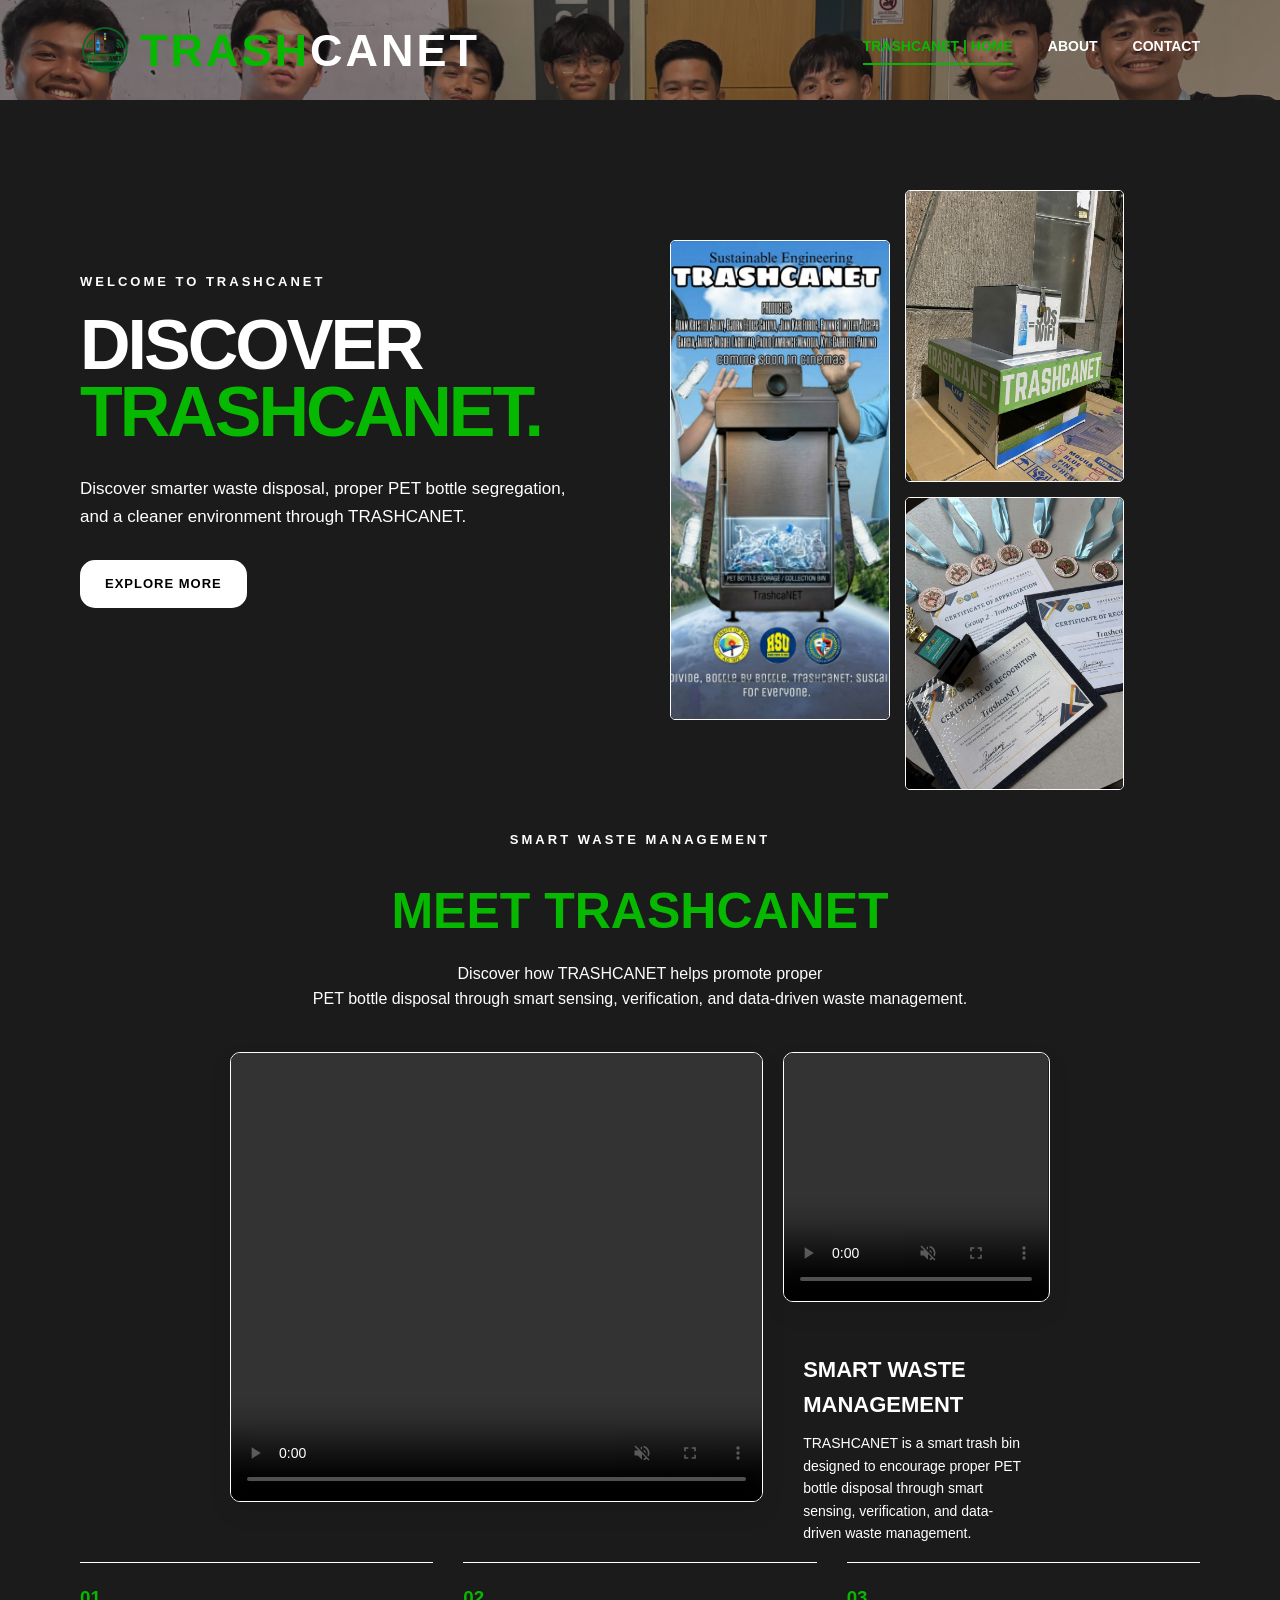
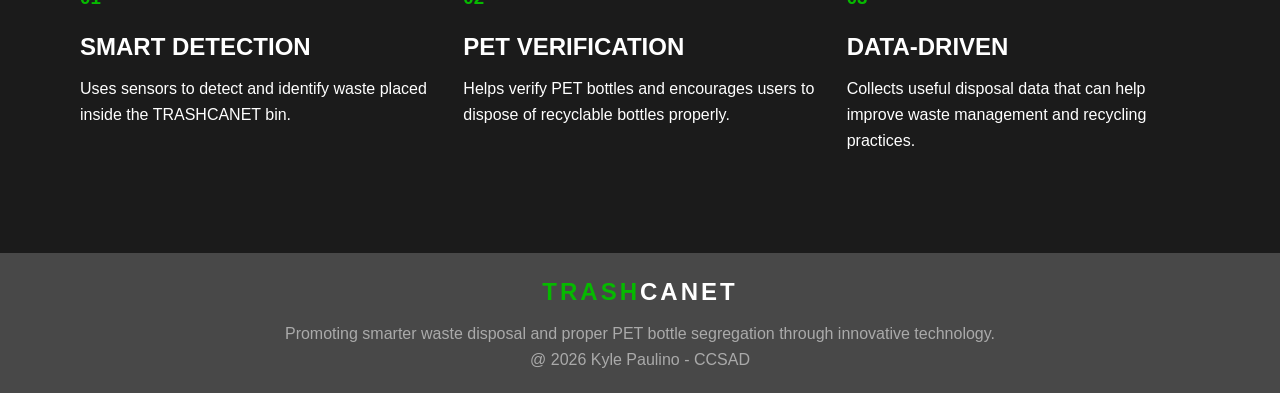
<file: index.html>
<!DOCTYPE html>
<html lang="en">

<head>
    <meta charset="UTF-8">
    <meta name="viewport" content="width=device-width, initial-scale=1.0">
    <title>TRASHCANET | HOME</title>
    <link rel="icon" type="image/png" href="IMAGES/icon2.png">
    <link rel="stylesheet" href="style.css">
</head>

<body>
    <!-- NAVIGATION -->
    <header>

        <nav class="navbar">

            <div class="logo">
                <img src="IMAGES/icon2.png">
                <h1>
                    <span class="trash">TRASH</span><span class="net">CANET</span>
                </h1>
                 
            </div>

            <div class="nav-links">
                <a href="index.html" class="active">TRASHCANET | HOME</a>
                <a href="ABOUT.html">ABOUT</a>
                <a href="CONTACT.html">CONTACT</a>
            </div>
        </nav>
    </header>


    <!-- HOME SECTION -->
    <main>

        <section class="hero">

            <div class="hero-content">

                <p class="subtitle">
                    WELCOME TO TRASHCANET
                </p>

                <h1>
                    DISCOVER
                    <span>TRASHCANET.</span>
                </h1>

                <p class="description" style="color: white;">
                    Discover smarter waste disposal,
                    proper PET bottle segregation,
                    and a cleaner environment through TRASHCANET.

                </p>

                <a href="ABOUT.html" class="button" style="color: black;">
                    EXPLORE MORE
                </a>

            </div>


            <div class="hero-image">

                <img src="IMAGES/TCN1.jpg" style="height: 80%; margin-top: 50px;">

                <img src="IMAGES/TCN2.jpg" style="width: 200%; height: 100%;">

                <img src="IMAGES/TCN3.jpg" style="width: 200%; height: 100%;">

            </div>

        </section>


        <!-- VIDEO SECTION -->

        <section class="video-section">

            <p class="subtitle">
                SMART WASTE MANAGEMENT
            </p>

            <h2 style="color: #06b900;">
                MEET TRASHCANET
            </h2>

            <p class="section-text">
                Discover how TRASHCANET helps promote proper<br> PET bottle disposal
                through smart sensing, verification, and data-driven waste management.
            </p>


            <div class="video-layout">

                <!-- MAIN VIDEO -->
                <div class="main-video">
                    <video controls autoplay muted loop playsinline>
                        <source src="VIDEOS/SHISH.mp4" type="video/mp4">

                        Your browser does not support video.
                    </video>
                </div>


                <!-- SECONDARY VIDEO -->
                <div class="second-video">
                    <video controls muted>
                        <source src="VIDEOS/TCN2.mp4" type="video/mp4">

                        Your browser does not support video.
                    </video>
                </div>


                <!-- VIDEO DESCRIPTION -->
                <div class="video-description">



                    <h3>
                        SMART WASTE
                        MANAGEMENT
                    </h3>

                    <p>
                        TRASHCANET is a smart trash bin designed to encourage
                        proper PET bottle disposal through smart sensing,
                        verification, and data-driven waste management.
                    </p>

                </div>

            </div>

        </section>


        <!-- HIGHLIGHTS -->

        <section class="highlights">

            <div class="highlight">

                <h3>01</h3>

                <h2 style="color: #ffffff;">SMART DETECTION</h2>

                <p>
                    Uses sensors to detect and identify waste
                    placed inside the TRASHCANET bin.
                </p>

            </div>


            <div class="highlight">

                <h3>02</h3>

                <h2 style="color: #ffffff;">PET VERIFICATION</h2>

                <p>
                    Helps verify PET bottles and encourages users
                    to dispose of recyclable bottles properly.
                </p>

            </div>


            <div class="highlight">

                <h3>03</h3>

                <h2 style="color: #ffffff;">DATA-DRIVEN</h2>

                <p>
                    Collects useful disposal data that can help
                    improve waste management and recycling practices.
                </p>

            </div>

        </section>

    </main>



    <!-- FOOTER -->

    <footer>

        <h2>
            <span class="trash1">TRASH</span><span class="net1">CANET</span>
        </h2>

        <p>
            Promoting smarter waste disposal and proper PET bottle
            segregation through innovative technology.
        </p>

        <p class="Kyle Paulino">
            @ 2026 Kyle Paulino - CCSAD
        </p>
    </footer>
</body>

</html>
</file>
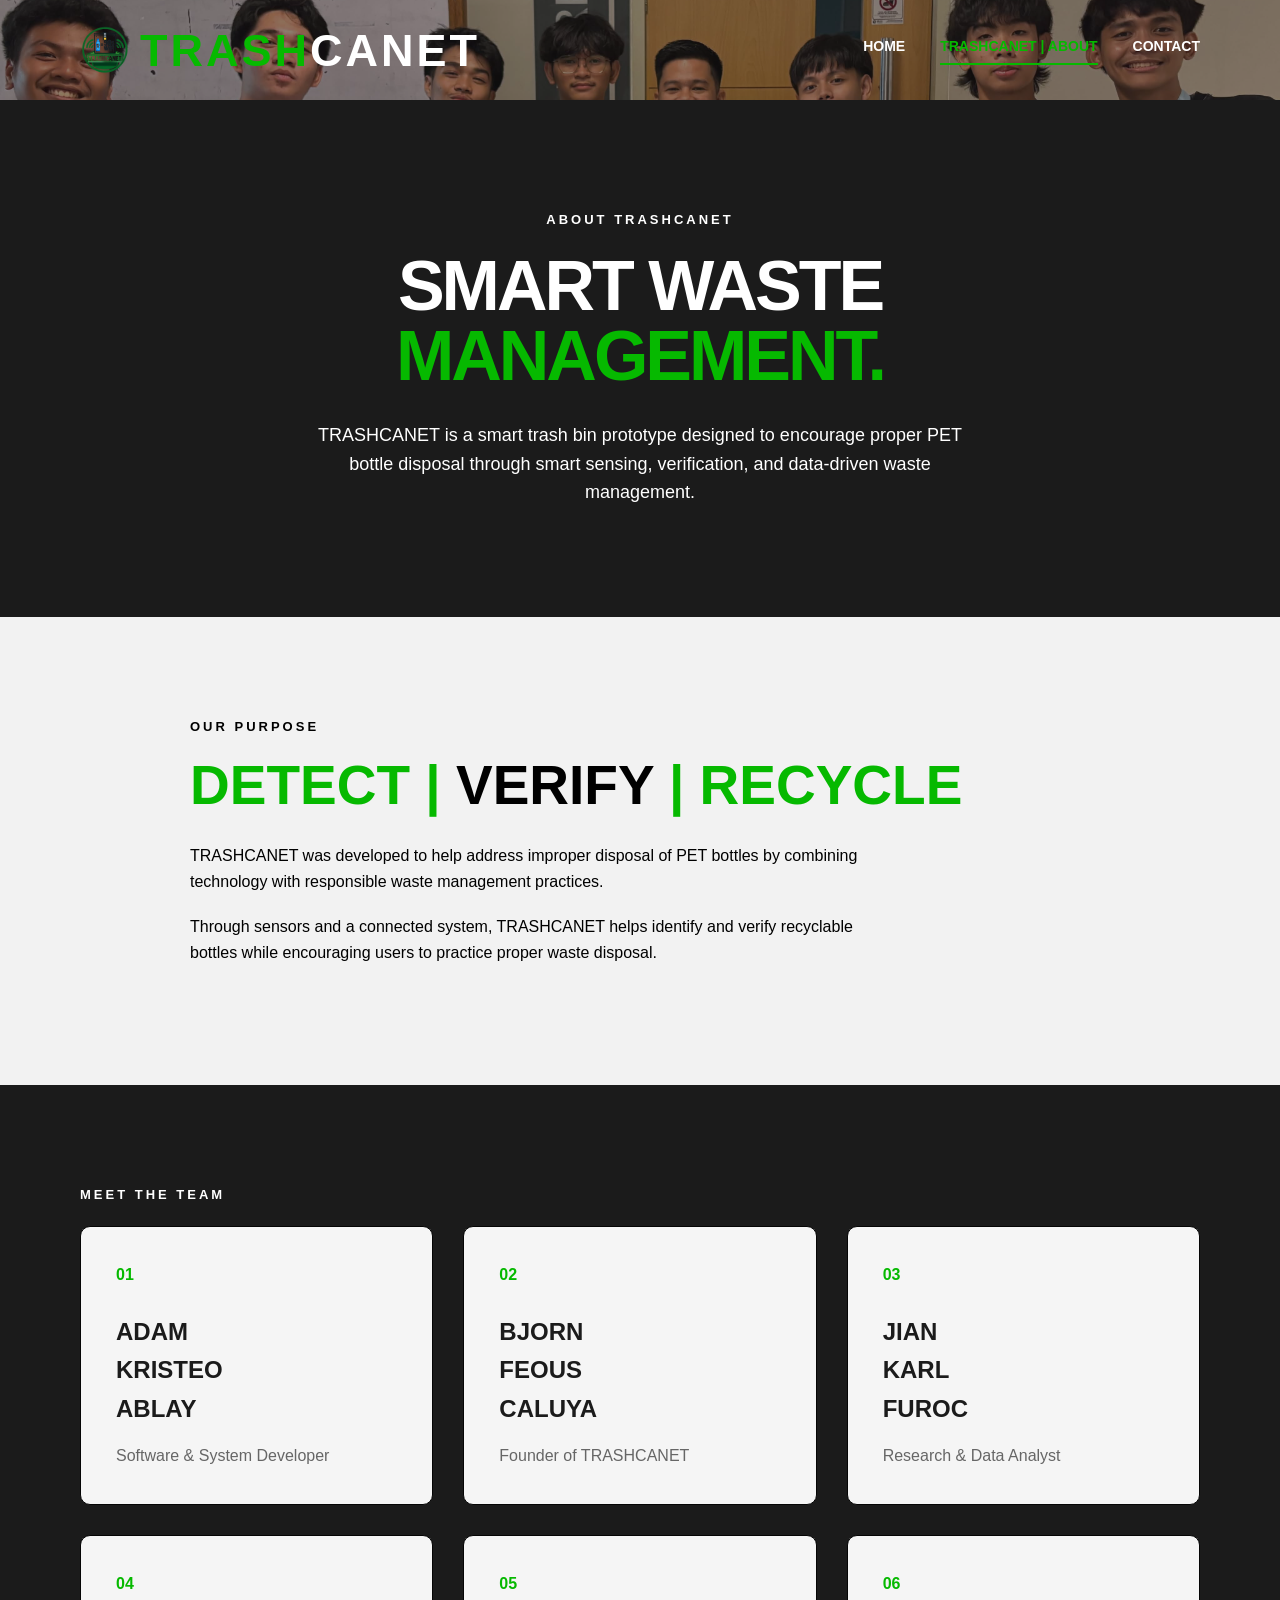
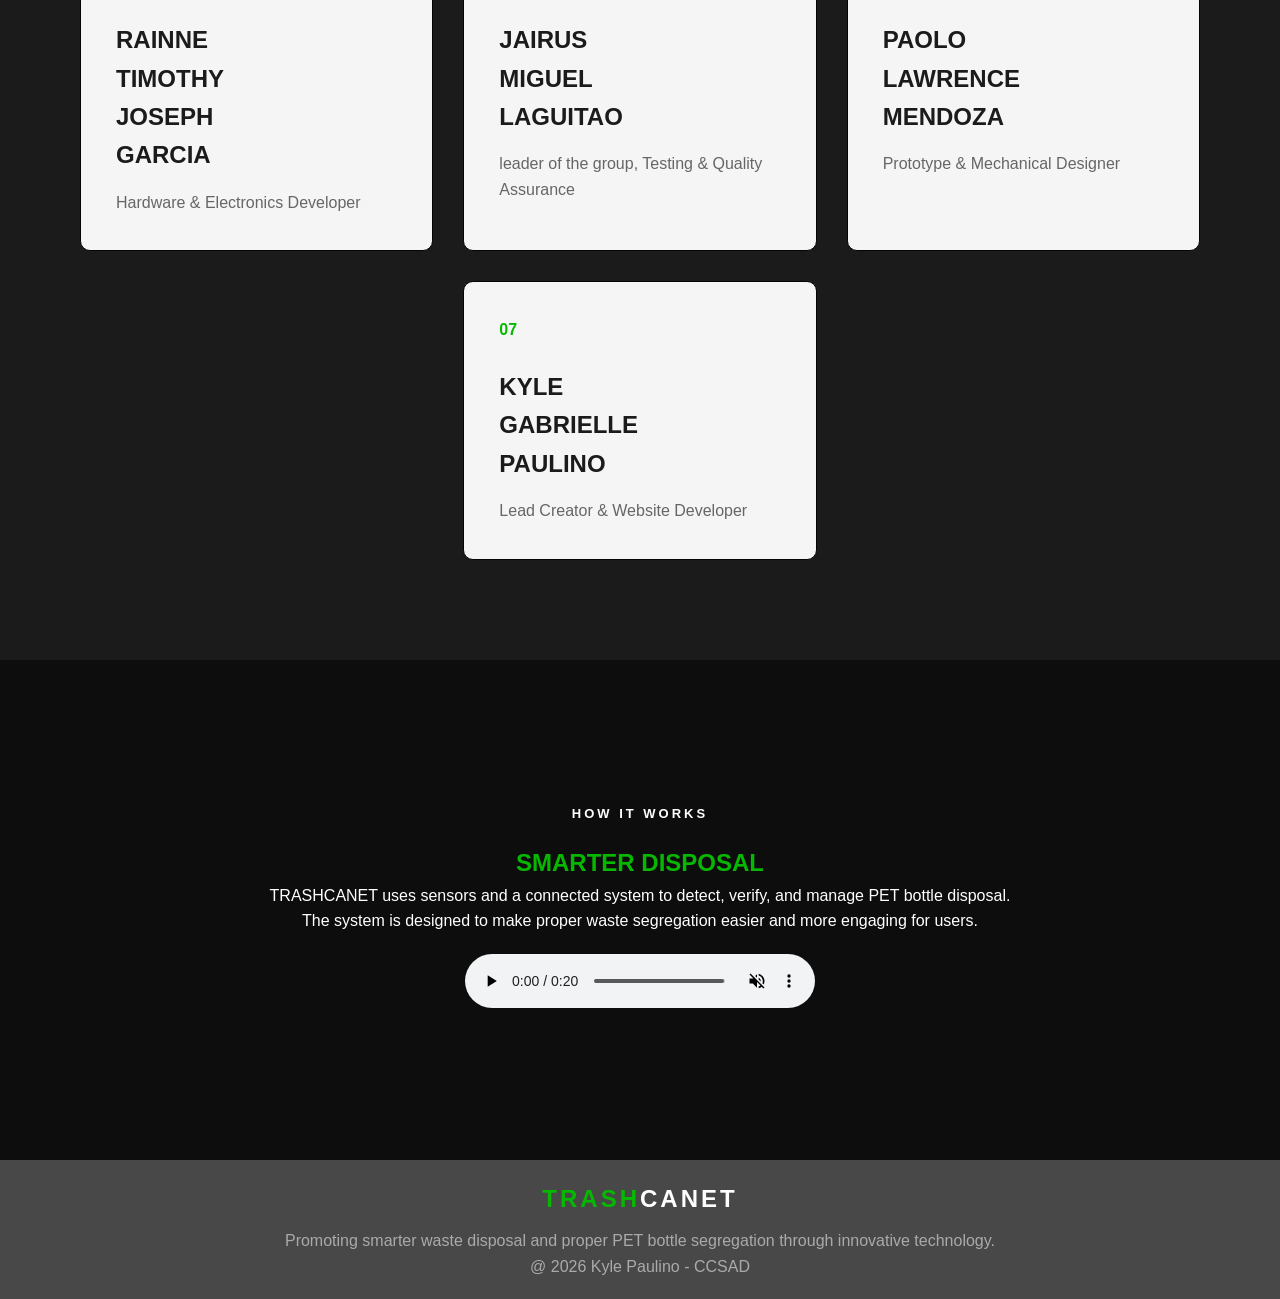
<file: ABOUT.html>
<!DOCTYPE html>
<html lang="en">

<head>

    <meta charset="UTF-8">
    <meta name="viewport" content="width=device-width, initial-scale=1.0">

    <title>TRASHCANET | About</title>
    <link rel="icon" type="image/png" href="IMAGES/icon2.png">
    <link rel="stylesheet" href="style.css">

</head>

<body>

    <!-- NAVIGATION -->

    <header>

        <nav class="navbar">

            <div class="logo">
                 <img src="IMAGES/icon2.png">
                <h1>
                    <span class="trash">TRASH</span><span class="net">CANET</span>
                </h1>
            </div>

            <div class="nav-links">

                <a href="index.html">Home </a>

                <a href="ABOUT.html" class="active">TRASHCANET | About </a>

                <a href="CONTACT.html">Contact </a>

            </div>

        </nav>

    </header>


    <!-- ABOUT -->

    <main>

        <section class="about-hero">

            <p class="subtitle">
                ABOUT TRASHCANET
            </p>

            <h1 style="color: white;">
                SMART WASTE
                <span style="color: #06b900;">MANAGEMENT.</span>
            </h1>

            <p style="color: white;">
                TRASHCANET is a smart trash bin prototype designed to encourage proper PET bottle disposal
                through smart sensing, verification, and data-driven waste management.
            </p>

        </section>


        <!-- OUR PURPOSE -->

        <section class="dark-section">

            <div class="about-content">

                <p class="subtitle" style="color: black;">
                    OUR PURPOSE
                </p>

                <h2>
                    DETECT |
                    <span>VERIFY </span>
                    | RECYCLE
                </h2>

                <p style="color: black;">
                    TRASHCANET was developed to help address improper
                    disposal of PET bottles by combining technology with responsible waste management practices.
                </p>

                <p style="color: black;">
                    Through sensors and a connected system,
                    TRASHCANET helps identify and verify recyclable bottles while encouraging users to practice proper
                    waste disposal.
                </p>

            </div>

        </section>


        <!-- WHAT YOU CAN DISCOVER -->

        <!-- OUR MEMBERS -->

        <section class="discover">

            <p class="subtitle">
                MEET THE TEAM
            </p>

            <div class="discover-grid">

                <!-- MEMBER 01 -->
                <div class="discover-card member-card">

                    <div class="member-info">
                        <div class="number">01</div>

                        <h2>ADAM <br>KRISTEO<br> ABLAY</h2>

                        <p>
                            Software & System Developer
                        </p>
                    </div>

                    <div class="member-image-container">
                        <img src="IMAGES/adam.jpg" class="member-image">
                    </div>

                </div>


                <!-- MEMBER 02 -->
                <div class="discover-card member-card">

                    <div class="member-info">
                        <div class="number">02</div>

                        <h2>BJORN <br>FEOUS <br> CALUYA</h2>

                        <p>
                            Founder of TRASHCANET
                        </p>
                    </div>

                    <div class="member-image-container">
                        <img src="IMAGES/bjorn.jpg" class="member-image">
                    </div>

                </div>


                <!-- MEMBER 03 -->
                <div class="discover-card member-card">

                    <div class="member-info">
                        <div class="number">03</div>

                        <h2>JIAN<br> KARL <br> FUROC</h2>

                        <p>
                            Research & Data Analyst
                        </p>

                    </div>

                    <div class="member-image-container">
                        <img src="IMAGES/jian.jpg" class="member-image">
                    </div>

                </div>


                <!-- MEMBER 04 -->
                <div class="discover-card member-card">

                    <div class="member-info">
                        <div class="number">04</div>

                        <h2>RAINNE <br>TIMOTHY <br>JOSEPH <br> GARCIA</h2>

                        <p>
                            Hardware & Electronics Developer
                        </p>
                    </div>

                    <div class="member-image-container">
                        <img src="IMAGES/rai.jpg" class="member-image">
                    </div>

                </div>

                <!-- MEMBER 05 -->
                <div class="discover-card member-card">

                    <div class="member-info">
                        <div class="number">05</div>

                        <h2>JAIRUS <br> MIGUEL <br> LAGUITAO</h2>

                        <p>
                            leader of the group, Testing & Quality Assurance
                        </p>
                    </div>

                    <div class="member-image-container">
                        <img src="IMAGES/jai.jpg" class="member-image">
                    </div>

                </div>


                <!-- MEMBER 06 -->
                <div class="discover-card member-card">

                    <div class="member-info">
                        <div class="number">06</div>

                        <h2>PAOLO<br> LAWRENCE<br> MENDOZA</h2>

                        <p>
                            Prototype & Mechanical Designer
                        </p>
                    </div>

                    <div class="member-image-container">
                        <img src="IMAGES/pao.jpg" class="member-image">
                    </div>

                </div>


                <!-- MEMBER 07 -->

                <div class="discover-card member-card">

                    <div class="member-info">
                        <div class="number">07</div>

                        <h2>KYLE <br> GABRIELLE <br> PAULINO</h2>

                        <p>
                            Lead Creator & Website Developer
                        </p>
                    </div>

                    <div class="member-image-container">
                        <img src="IMAGES/pau.jpg" class="member-image">
                    </div>

                </div>
        </section>


        <!-- AUDIO -->

        <section class="audio-section">

            <!-- VIDEO BACKGROUND -->
            <video class="section-video" autoplay muted loop playsinline>
                <source src="VIDEOS/SHISH.mp4" type="video/mp4">
                Your browser does not support video.
            </video>

            <!-- DARK OVERLAY -->
            <div class="video-overlay"></div>

            <!-- CONTENT -->
            <div class="audio-content">

                <p class="subtitle">
                    HOW IT WORKS
                </p>

                <h2>
                    SMARTER DISPOSAL
                </h2>

                <p>
                    TRASHCANET uses sensors and a connected system to detect, verify, and manage PET bottle disposal.
                    The system is designed to make proper waste segregation easier and more engaging for users.
                </p>

                <!-- AUDIO PLAYER -->
                <audio controls autoplay muted loop playsinline>
                    <source src="AUDIO/SHISH.mp3" type="audio/mpeg">
                    Your browser does not support audio.
                </audio>

            </div>

        </section>

        <!-- FOOTER -->

        <footer>

            <h2>
                <span class="trash1">TRASH</span><span class="net1">CANET</span>
            </h2>

            <p>
                Promoting smarter waste disposal and proper PET bottle
                segregation through innovative technology.
            </p>

            <p class="Kyle Paulino">
                @ 2026 Kyle Paulino - CCSAD
            </p>
        </footer>

</body>

</html>
</file>
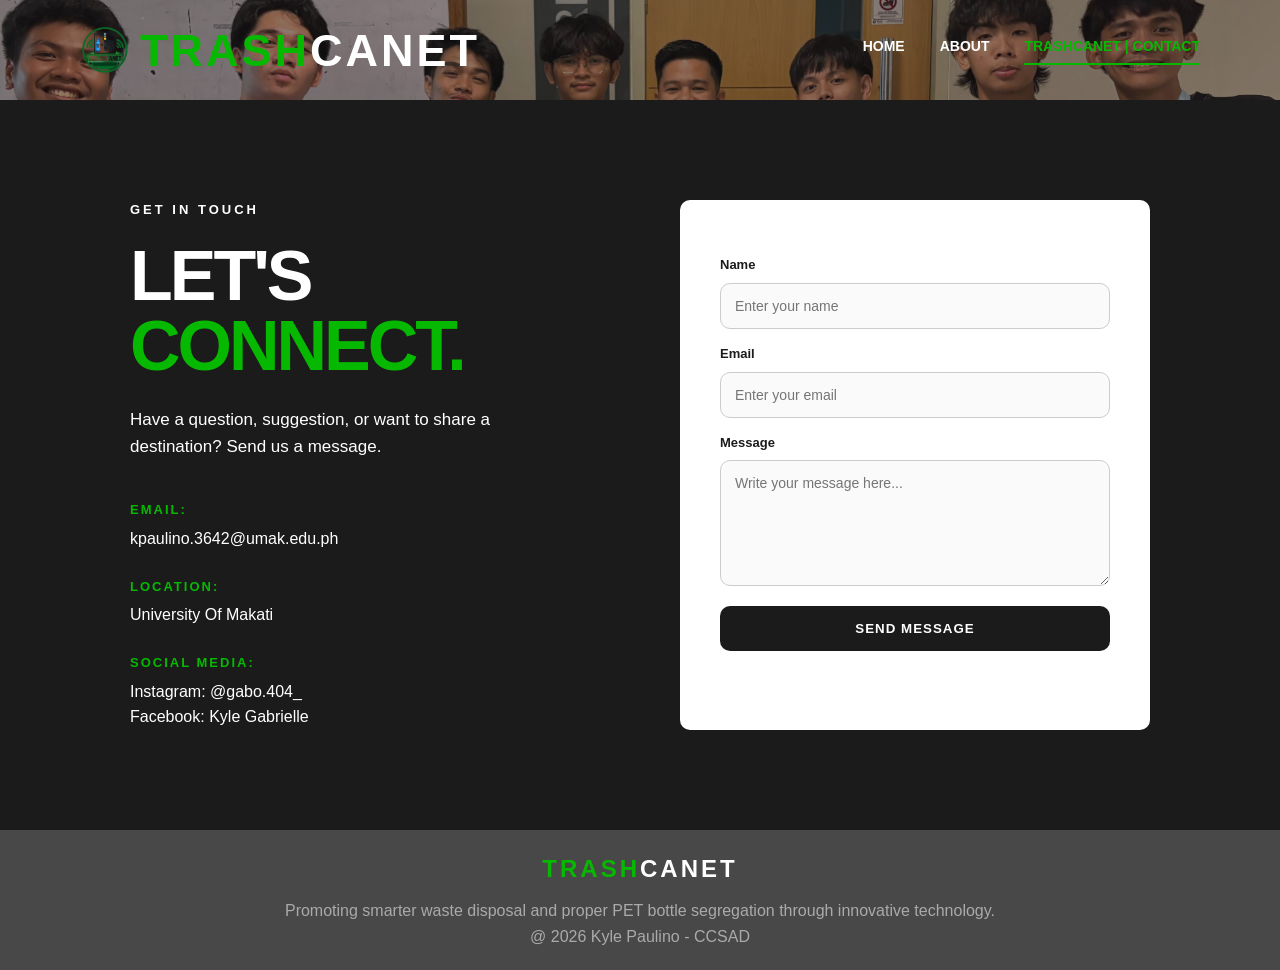
<file: CONTACT.html>
<!DOCTYPE html>
<html lang="en">

<head>

    <meta charset="UTF-8">
    <meta name="viewport" content="width=device-width, initial-scale=1.0">

    <title>TRASHCANET | CONTACT</title>
    <link rel="icon" type="image/png" href="IMAGES/icon2.png">
    <link rel="stylesheet" href="style.css">

</head>

<body>

    <!-- NAVIGATION -->

    <header>

        <nav class="navbar">

            <div class="logo">
                 <img src="IMAGES/icon2.png">
                <h1>
                    <span class="trash">TRASH</span><span class="net">CANET</span>
                </h1>
            </div>

            <div class="nav-links">

                <a href="index.html">Home </a>

                <a href="ABOUT.html">About</a>

                <a href="CONTACT.html" class="active"> TRASHCANET | CONTACT</a>

            </div>

        </nav>

    </header>


    <!-- CONTACT SECTION -->

    <main>

        <section class="contact">

            <!-- CONTACT INFORMATION -->

            <div class="contact-info">

                <p class="subtitle">
                    GET IN TOUCH
                </p>

                <h1 style="color: white;">
                    LET'S
                    <span style="color: #06b900;">CONNECT.</span>
                </h1>

                <p class="description" style="color: white;">
                    Have a question, suggestion, or want to
                    share a destination? Send us a message.
                </p>


                <div class="contact-details">

                    <div class="detail">

                        <h3>
                            EMAIL:
                        </h3>

                        <p>
                            kpaulino.3642@umak.edu.ph
                        </p>

                    </div>


                    <div class="detail">

                        <h3>
                            LOCATION:
                        </h3>

                        <p>
                            University Of Makati
                        </p>

                    </div>


                    <div class="detail">

                        <h3>
                            SOCIAL MEDIA:
                        </h3>

                        <p>
                            Instagram: @gabo.404_
                        </p>

                        <p>
                            Facebook: Kyle Gabrielle
                        </p>

                    </div>

                </div>

            </div>


            <!-- CONTACT FORM -->

            <div class="form-container">

                <form>

                    <label for="name">
                        Name
                    </label>

                    <input type="text" id="name" placeholder="Enter your name">


                    <label for="email">
                        Email
                    </label>

                    <input type="email" id="email" placeholder="Enter your email">


                    <label for="message">
                        Message
                    </label>

                    <textarea id="message" rows="6" placeholder="Write your message here..."></textarea>


                    <button type="submit">
                        SEND MESSAGE
                    </button>

                </form>

            </div>

        </section>

    </main>


    <!-- FOOTER -->

    <footer>

        <h2>
            <span class="trash1">TRASH</span><span class="net1">CANET</span>
        </h2>

        <p>
            Promoting smarter waste disposal and proper PET bottle
            segregation through innovative technology.
        </p>

        <p class="Kyle Paulino">
            @ 2026 Kyle Paulino - CCSAD
        </p>
    </footer>

</body>

</html>
</file>
<file: style.css>
/*RESET*/

* {
    margin: 0;
    padding: 0;
    box-sizing: border-box;
}


/*BODY*/

body {
    font-family: Arial, Helvetica, sans-serif;
    background-color: #1b1b1b;
    color: #1b1b1b;
    line-height: 1.6;
}


/* NAVIGATION*/

header {
    position: relative;
    min-height: 100px;
    overflow: hidden;
    background-color: #1b1b1b;
}

header::before {
    content: "";
    position: absolute;
    inset: 0;

    background-image: url("IMAGES/TCN4.jpg");
    background-size: cover;
    background-position: center;
    background-repeat: no-repeat;

    opacity: 0.5;
    z-index: 0;

    animation: moveBackground 6s ease-in-out infinite alternate;
}

header>* {
    position: relative;
    z-index: 1;
}

@keyframes moveBackground {
    from {
        background-position: center top;
    }

    to {
        background-position: center bottom;
    }
}


.navbar {
    max-width: 1200px;
    margin: auto;
    padding: 25px 40px;
    display: flex;
    justify-content: space-between;
    align-items: center;
}


.logo {
    display: flex;
    align-items: center;
    gap: 10px;
    margin: 0;
    padding: 0;
}

/* ICON */

.logo img {
    width: 50px;
    height: 50px;
    object-fit: contain;
    display: block;
}

/* LOGO TEXT */

.logo h1 {
    margin: 0;
    padding: 0;

    font-size: 45px;
    line-height: 1;
    font-weight: bold;
    letter-spacing: 3px;
}

.trash {
    color: #06b900;
}

.net {
    color: white;
}

.nav-links {
    display: flex;
    gap: 35px;
}


.nav-links a {
    color: #ffffff;
    text-decoration: none;
    font-size: 14px;
    font-weight: bold;
    text-transform: uppercase;
    transition: 0.3s;
}


.nav-links a:hover {
    color: #06b900;
}


.nav-links .active {
    color: #06b900;
    border-bottom: 2px solid #06b900;
    padding-bottom: 5px;

}


/*COMMON TEXT*/

.subtitle {
    font-size: 13px;
    font-weight: bold;
    letter-spacing: 3px;
    color: white;
    margin-bottom: 20px;
}


.description {
    color: #666;
    font-size: 17px;
    max-width: 500px;
}


.button {
    display: inline-block;
    margin-top: 30px;
    padding: 14px 25px;
    background-color: white;
    color: white;
    text-decoration: none;
    font-size: 13px;
    font-weight: bold;
    letter-spacing: 1px;
    transition: 0.3s;
    border-radius: 15px;
}


.button:hover {
    background-color: #06b900;
    transform: translateY(-2px);
}


/*HOME*/

.hero {
    max-width: 1200px;
    margin: auto;
    padding: 90px 40px;
    display: grid;
    grid-template-columns: 1fr 1fr;
    gap: 60px;
    align-items: center;
}


.hero-content h1 {
    font-size: 70px;
    line-height: 0.95;
    letter-spacing: -3px;
    margin-bottom: 30px;
    color: white;
}


.hero-content h1 span {
    display: block;
    color: #06b900;
}

/*image*/

.hero-image {
    display: grid;
    grid-template-columns: 2fr 1fr;
    grid-template-rows: 1fr 1fr;
    gap: 15px;
    width: 65%;
    height: 500px;
}

.hero-image img {
    width: 100%;
    height: 100%;
    object-fit: cover;
    border-radius: 5px;
    border: #fdfcfc solid 1px;
}


/* LARGE IMAGE */
.hero-image img:first-child {
    grid-row: 1 / 3;
}

/* SMALL IMAGES */
.hero-image img:nth-child(2) {
    grid-column: 2;
    grid-row: 1;
}

.hero-image img:nth-child(3) {
    grid-column: 2;
    grid-row: 2;
}

/*VIDEO*/

.video-section {
    padding: 0px 10%;
    text-align: center;
    margin-top: 50PX;
}

.video-layout {
    display: grid;
    grid-template-columns: 2fr 1fr;
    grid-template-rows: 250px 180px;
    gap: 20px;
    margin-top: 40px;
    width: 80%;
    margin-left: auto;
    margin-right: auto;
    text-align: left;
}

/* MAIN VIDEO */

.main-video {
    grid-column: 1;
    grid-row: 1 / 3;
}

.main-video video,
.second-video video {
    width: 100%;
    height: 100%;
    object-fit: cover;
    display: block;
    border-radius: 10px;
    border: #000000 solid 3px;
    box-shadow: 0 10px 25px rgba(0, 0, 0, 0.08);
    border: #fffdfd solid 1px;
}


/* SECOND VIDEO */

.second-video {
    grid-column: 2;
    grid-row: 1;
}




/* DESCRIPTION */

.video-description {
    grid-column: 2;
    grid-row: 2;
    padding: 20px;
    background-color: f5f1e8;
    color: #ffffff;
}

.video-description span {
    font-size: 12px;
    letter-spacing: 2px;
}

.video-description h3 {
    font-size: 22px;
    margin: 10px 0;
}

.video-description p {
    font-size: 14px;
    line-height: 1.6;
}



.video-section h2 {
    font-size: 50px;
    margin-bottom: 10px;
}


.section-text {
    color: #fffdfd;
    margin-bottom: 30px;
}




/*HIGHLIGHTS*/

.highlights {
    max-width: 1200px;
    margin: auto;
    padding: 60px 40px 100px;
    display: grid;
    grid-template-columns: repeat(3, 1fr);
    gap: 30px;
}


.highlight {
    border-top: 1px solid #ffffff;
    padding-top: 20px;
}


.highlight h3 {
    color: #06b900;
    margin-bottom: 15px;
}


.highlight h2 {
    font-size: 24px;
    margin-bottom: 10px;
}


.highlight p {
    color: #ffffff;
}


/*ABOUT HERO*/

.about-hero {
    max-width: 1000px;

    margin: auto;

    padding: 110px 40px;

    text-align: center;
}


.about-hero h1 {
    font-size: 70px;

    line-height: 1;

    letter-spacing: -3px;

    margin-bottom: 30px;
}


.about-hero h1 span {
    display: block;

    color: #8b6f47;
}


.about-hero>p:last-child {
    max-width: 650px;
    margin: auto;
    color: #666;
    font-size: 18px;
}


/*DARK ABOUT SECTION*/

.dark-section {
    background-color: #fffffff0;
    color: white;
    padding: 100px 40px;
}


.about-content {
    max-width: 900px;
    margin: auto;
}


.about-content h2 {
    font-size: 55px;
    line-height: 1;
    margin-bottom: 30px;
    color: #06b900;
}


.about-content h2 span {
    color: #000000;
}


.about-content p:not(.subtitle) {
    max-width: 700px;
    color: #ccc;
    margin-bottom: 20px;
}


/*DISCOVER*/

.discover {
    max-width: 1200px;
    margin: auto;
    padding: 100px 40px;

}


.discover-grid {
    display: grid;
    grid-template-columns: repeat(3, 1fr);
    gap: 30px;
}

.hero-image img {

    transition: 0.3s;
}

.discover-card {
    background-color: whitesmoke;
    padding: 35px;
    min-height: 260px;
    border: 1px solid #050505;
    transition: 0.3s;
    border-radius: 10px;
}

.hero-image img:hover {
    transform: translateY(-5px);
    box-shadow: 0 10px 15px rgba(255, 255, 255, 255);
}

.discover-card:hover {
    transform: translateY(-5px);
    box-shadow: 0 10px 15px rgb(4, 138, 4);
}

.number {
    color: #06b900;
    font-weight: bold;
    margin-bottom: 25px;
}


.discover-card h2 {
    margin-bottom: 15px;
}


.discover-card p {
    color: #666;
}

/* ============================= */
/* MEMBER CARDS */
/* ============================= */

.member-card {
    position: relative;
    overflow: hidden;
    cursor: pointer;
    min-height: 250px;
    background-color: whitesmoke;
    padding: 35px;
    border: 1px solid #050505;
    border-radius: 10px;
    transition: 0.3s ease;
}

/* MEMBER INFORMATION */

.member-info {
    position: relative;
    z-index: 4;
    transition: 0.4s ease;
}

.member-info h2,
.member-info p,
.member-info .number {
    position: relative;
    z-index: 4;
}

/* MEMBER IMAGE */

.member-image-container {
    position: absolute;
    inset: 0;

    opacity: 0;
    visibility: hidden;

    transition: 0.4s ease;

    z-index: 3;
}

.member-image {
    width: 100%;
    height: 100%;
    object-fit: cover;
    display: block;
}

/* DARK OVERLAY */

.member-image-container::after {
    content: "";
    position: absolute;
    inset: 0;

    background: rgba(0, 0, 0, 0.50);

    z-index: 1;
}

/* CARD HOVER */

.member-card:hover {
    transform: translateY(-5px);
    box-shadow: 0 10px 15px rgb(4, 138, 4);
}

.member-card:hover .member-image-container {
    opacity: 1;
    visibility: visible;
}

/* TEXT WHEN IMAGE APPEARS */

.member-card:hover .member-info h2,
.member-card:hover .member-info p {
    color: white;
}

.member-card:hover .member-info .number {
    color: #06b900;
}

.discover-grid {
    display: grid;
    grid-template-columns: repeat(3, 1fr);
    gap: 30px;
}

/* CENTER THE 7TH MEMBER */
.member-card:nth-child(7) {
    grid-column: 2;
}

/*AUDIO*/

.audio-section {
    position: relative;
    min-height: 500px;
    overflow: hidden;

    display: flex;
    justify-content: center;
    align-items: center;
    background-color: #1b1b1b;
    text-align: center;
}



/* VIDEO BACKGROUND */
.section-video {
    position: absolute;
    top: 0;
    left: 0;

    width: 100%;
    height: 100%;
    opacity: 50%;
    object-fit: cover;
    z-index: 0;
}

/* DARK OVERLAY */
.video-overlay {
    position: absolute;
    inset: 0;

    background: rgba(0, 0, 0, 0.5);
    z-index: 1;
}

/* CONTENT ABOVE VIDEO */
.audio-content {
    position: relative;
    z-index: 2;

    color: white;
    max-width: 800px;
    padding: 40px 20px;
}

.audio-content h2 {
    color: #06b900;
}

.audio-content p {
    color: white;
}

/* AUDIO PLAYER */
.audio-content audio {
    margin-top: 20px;
    width: 350px;
    max-width: 90%;
}

/*CONTACT*/

.contact {
    max-width: 1100px;
    margin: auto;
    padding: 100px 40px;
    display: grid;
    grid-template-columns: 1fr 1fr;
    gap: 80px;
}


.contact-info h1 {
    font-size: 70px;
    line-height: 1;
    letter-spacing: -3px;
    margin-bottom: 25px;
}


.contact-info h1 span {
    display: block;
    color: #8b6f47;
}


.contact-info>p:not(.subtitle) {
    color: #666;
    max-width: 450px;
    margin-bottom: 40px;
}


/*CONTACT DETAILS*/

.contact-details {
    display: flex;
    flex-direction: column;
    gap: 25px;
}


.detail h3 {
    font-size: 13px;
    letter-spacing: 2px;
    margin-bottom: 5px;
    color: #06b900;
}


.detail p {
    color: #ffffff;
}


/*CONTACT FORM*/
.form-container:hover {
    box-shadow: 10px 10px 30px rgb(4, 138, 4);
    transform: translateY(-5px);

}

.form-container {
    background-color: white;
    padding: 40px;
    border-radius: 10px;
    transition: 0.3s;
}


form {
    display: flex;
    flex-direction: column;
}


form label {
    font-size: 13px;
    font-weight: bold;
    margin-top: 15px;
    margin-bottom: 7px;
}


form input,
form textarea {
    width: 100%;
    padding: 14px;
    border: 1px solid #ccc;
    background-color: #fafafa;
    font-family: Arial, Helvetica, sans-serif;
    font-size: 14px;
    outline: none;
    border-radius: 10px;
}


form input:focus,
form textarea:focus {
    border-color: #06b900;
}


form textarea {
    resize: vertical;
    margin-bottom: 20px;
}


form button {
    padding: 15px;
    background-color: #1b1b1b;
    color: white;
    border: none;
    cursor: pointer;
    font-weight: bold;
    letter-spacing: 1px;
    transition: 0.3s;
    border-radius: 10px;
}


form button:hover {
    background-color: #06b900;
}


/*FOOTER*/

footer {
    background-color: #484848;
    color: white;
    text-align: center;
    padding: 20px 5px;
    border-top: floralwhite;
}


footer h2 {
    letter-spacing: 3px;
    margin-bottom: 10px;
}


footer p {
    color: #aaa;
}


footer .Kyle Paulino {
    margin-top: 20px;
    font-size: 12px;
}

.trash1 {
    color: #06b900;
}

.net1 {
    color: white;
}



/* ========================================= */
/* MOBILE RESPONSIVENESS */
/* ========================================= */

@media (max-width: 800px) {

    /* ============================= */
    /* GENERAL */
    /* ============================= */

    body {
        overflow-x: hidden;
    }

    /* ============================= */
    /* NAVIGATION */
    /* ============================= */

    .navbar {
        padding: 20px;
        flex-direction: column;
        gap: 20px;
        text-align: center;
    }

    .logo {
        font-size: 22px;
    }

    .nav-links {
        width: 100%;
        justify-content: center;
        flex-wrap: wrap;
        gap: 15px;
    }

    .nav-links a {
        font-size: 12px;
    }


    /* ============================= */
    /* COMMON TEXT */
    /* ============================= */

    .subtitle {
        font-size: 11px;
        letter-spacing: 2px;
    }

    .description {
        font-size: 15px;
    }


    /* ============================= */
    /* HOME HERO */
    /* ============================= */

    .hero {
        width: 100%;
        padding: 60px 20px;
        display: flex;
        flex-direction: column;
        gap: 40px;
        text-align: center;
    }

    .hero-content h1 {
        font-size: 48px;
        line-height: 1;
        letter-spacing: -2px;
    }

    .hero-content .description {
        margin: auto;
    }

    .hero-image {
        width: 100%;
        height: 400px;
        grid-template-columns: 2fr 1fr;
        gap: 10px;
    }


    /* ============================= */
    /* VIDEO SECTION */
    /* ============================= */

    .video-section {
        padding: 0 20px;
        margin-top: 30px;
    }

    .video-section h2 {
        font-size: 38px;
    }

    .video-layout {
        width: 100%;
        display: flex;
        flex-direction: column;
        gap: 15px;
        margin-top: 30px;
    }

    .main-video {
        height: 300px;
    }

    .second-video {
        height: 200px;
    }

    .main-video video,
    .second-video video {
        width: 100%;
        height: 100%;
    }

    .video-description {
        padding: 20px;
    }


    /* ============================= */
    /* HIGHLIGHTS */
    /* ============================= */

    .highlights {
        width: 100%;
        padding: 50px 20px 70px;
        display: flex;
        flex-direction: column;
        gap: 35px;
    }

    .highlight {
        padding-top: 15px;
    }


    /* ============================= */
    /* ABOUT HERO */
    /* ============================= */

    .about-hero {
        width: 100%;
        padding: 70px 20px;
    }

    .about-hero h1 {
        font-size: 48px;
        letter-spacing: -2px;
    }

    .about-hero>p:last-child {
        font-size: 16px;
    }


    /* ============================= */
    /* DARK ABOUT SECTION */
    /* ============================= */

    .dark-section {
        padding: 70px 20px;
    }

    .about-content h2 {
        font-size: 40px;
    }

    .about-content p:not(.subtitle) {
        font-size: 15px;
    }


    /* ============================= */
    /* DISCOVER */
    /* ============================= */

    .discover {
        padding: 70px 20px;
    }

    .discover-grid {
        display: flex;
        flex-direction: column;
        gap: 20px;
    }

    .discover-card {
        width: 100%;
        min-height: 220px;
        padding: 25px;
    }


    /* ============================= */
    /* MEMBER CARDS */
    /* ============================= */

    .member-card {
        width: 100%;
        min-height: 250px;
        padding: 25px;
    }

    /* Remove desktop centering of 7th member */
    .member-card:nth-child(7) {
        grid-column: auto;
    }

    /*
       On phones there is no need to
       force the 7th member into column 2.
    */


    /* ============================= */
    /* AUDIO SECTION */
    /* ============================= */

    .audio-section {
        min-height: 450px;
        padding: 30px 20px;
    }

    .audio-content {
        width: 100%;
        padding: 30px 15px;
    }

    .audio-content h2 {
        font-size: 35px;
    }

    .audio-content audio {
        width: 100%;
        max-width: 350px;
    }


    /* ============================= */
    /* CONTACT */
    /* ============================= */

    .contact {
        width: 100%;
        padding: 70px 20px;
        display: flex;
        flex-direction: column;
        gap: 40px;
    }

    .contact-info h1 {
        font-size: 48px;
        letter-spacing: -2px;
    }

    .contact-info>p:not(.subtitle) {
        font-size: 15px;
        margin-bottom: 30px;
    }

    .contact-details {
        gap: 20px;
    }


    /* ============================= */
    /* CONTACT FORM */
    /* ============================= */

    .form-container {
        width: 100%;
        padding: 25px;
    }

    form input,
    form textarea {
        font-size: 14px;
        padding: 13px;
    }



    /* FOOTER */


    footer {
        padding: 25px 15px;
    }

    footer h2 {
        font-size: 20px;
        letter-spacing: 2px;
    }

    footer p {
        font-size: 13px;
    }

}


/* ========================================= */
/* SMALL PHONES */
/* ========================================= */

@media (max-width: 480px) {

    /* NAVIGATION */

    .navbar {
        padding: 18px 15px;
    }

    .nav-links {
        gap: 10px;
    }

    .nav-links a {
        font-size: 10px;
    }


    /* HERO */

    .hero {
        padding: 50px 15px;
    }

    .hero-content h1 {
        font-size: 40px;
    }

    .hero-image {
        height: 320px;
        gap: 8px;
    }


    /* VIDEO */

    .video-section {
        padding: 0 15px;
    }

    .video-section h2 {
        font-size: 32px;
    }

    .main-video {
        height: 230px;
    }

    .second-video {
        height: 170px;
    }


    /* ABOUT */

    .about-hero {
        padding: 60px 15px;
    }

    .about-hero h1 {
        font-size: 40px;
    }

    .dark-section {
        padding: 60px 15px;
    }

    .about-content h2 {
        font-size: 34px;
    }


    /* DISCOVER */

    .discover {
        padding: 60px 15px;
    }

    .discover-card {
        padding: 22px;
    }


    /* AUDIO */

    .audio-content h2 {
        font-size: 30px;
    }


    /* CONTACT */

    .contact {
        padding: 60px 15px;
    }

    .contact-info h1 {
        font-size: 40px;
    }

    .form-container {
        padding: 20px;
    }

}
</file>
